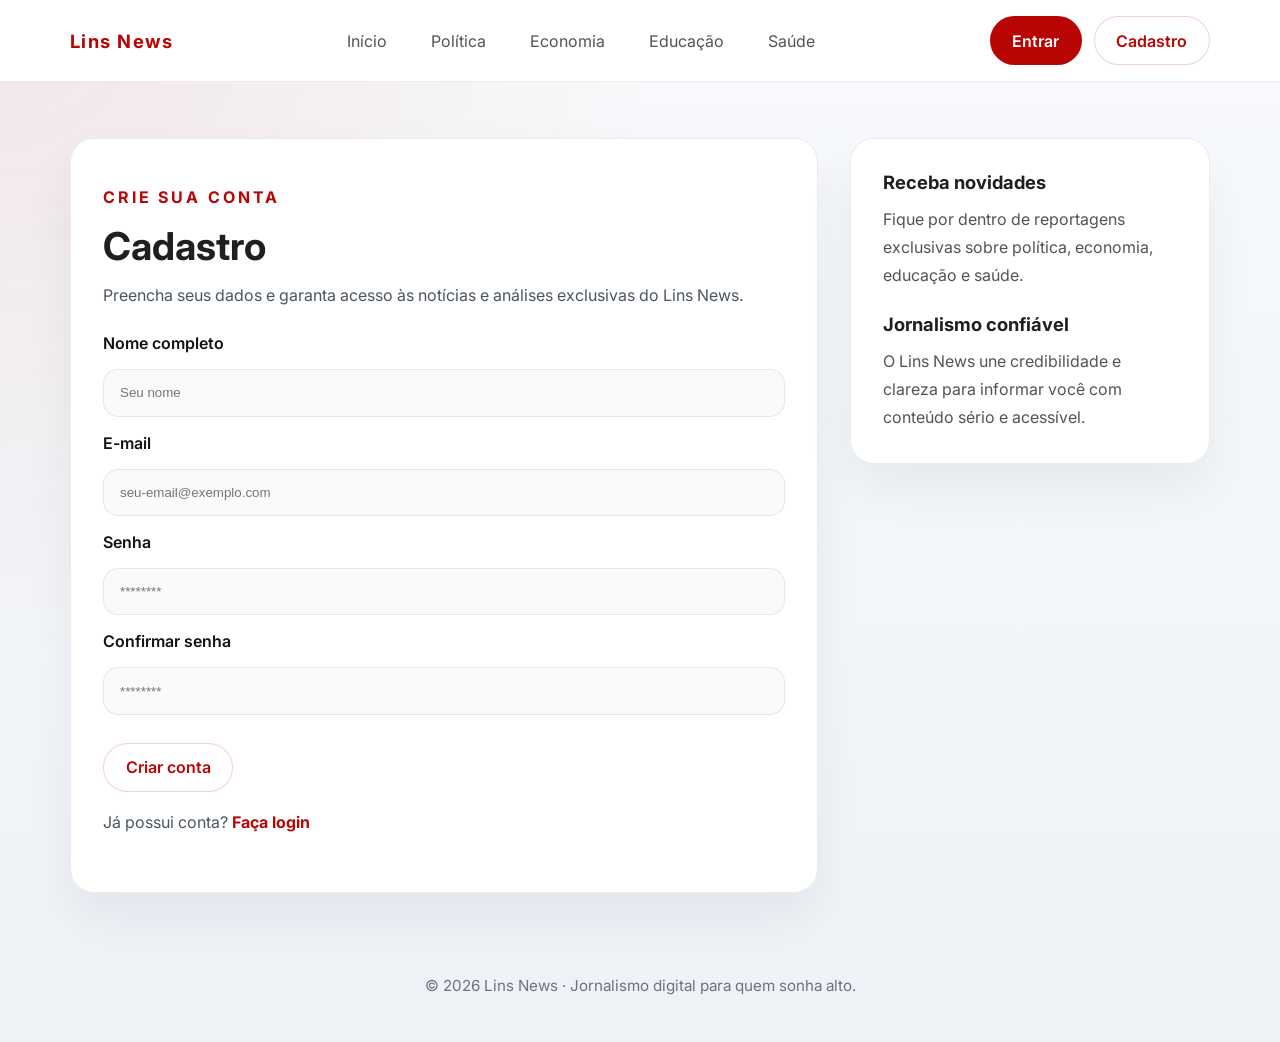
<file: cadastro.html>
<!doctype html>
<html lang="pt-BR">
  <head>
    <meta charset="UTF-8" />
    <meta name="viewport" content="width=device-width, initial-scale=1.0" />
    <title>Cadastro - Lins News</title>
    <link rel="stylesheet" href="styles.css" />
  </head>
  <body>
    <header class="site-header">
      <div class="header-inner">
        <a class="site-brand" href="index.html">Lins News</a>
        <button class="menu-toggle" aria-label="Abrir menu">☰</button>
        <nav class="main-nav">
          <ul class="nav-links">
            <li><a href="index.html">Início</a></li>
            <li><a href="politica.html">Política</a></li>
            <li><a href="economia.html">Economia</a></li>
            <li><a href="educacao.html">Educação</a></li>
            <li><a href="saude.html">Saúde</a></li>
          </ul>
        </nav>
        <div class="auth-buttons">
          <button class="btn btn-login"><a href="entrar.html">Entrar</a></button>
          <button class="btn btn-signup"><a href="cadastro.html">Cadastro</a></button>
        </div>
      </div>
    </header>

    <main class="page-content">
      <section class="form-page">
        <div class="form-card">
          <p class="eyebrow">Crie sua conta</p>
          <h1>Cadastro</h1>
          <p class="form-description">Preencha seus dados e garanta acesso às notícias e análises exclusivas do Lins News.</p>

          <form id="signup-form" class="auth-form">
            <label for="signup-name">Nome completo</label>
            <input id="signup-name" type="text" name="name" placeholder="Seu nome" required />

            <label for="signup-email">E-mail</label>
            <input id="signup-email" type="email" name="email" placeholder="seu-email@exemplo.com" required />

            <label for="signup-password">Senha</label>
            <input id="signup-password" type="password" name="password" placeholder="********" required minlength="6" />

            <label for="signup-password-confirm">Confirmar senha</label>
            <input id="signup-password-confirm" type="password" name="passwordConfirm" placeholder="********" required minlength="6" />

            <div class="form-actions">
              <button type="submit" class="btn btn-signup">Criar conta</button>
            </div>

            <p class="form-note">Já possui conta? <a href="entrar.html">Faça login</a></p>
          </form>
        </div>

        <aside class="form-aside">
          <div class="feature-block">
            <h2>Receba novidades</h2>
            <p>Fique por dentro de reportagens exclusivas sobre política, economia, educação e saúde.</p>
          </div>
          <div class="feature-block">
            <h2>Jornalismo confiável</h2>
            <p>O Lins News une credibilidade e clareza para informar você com conteúdo sério e acessível.</p>
          </div>
        </aside>
      </section>
    </main>

    <footer class="site-footer">
      <p>© 2026 Lins News · Jornalismo digital para quem sonha alto.</p>
    </footer>

    <script src="script.js" defer></script>
  </body>
</html>
</file>
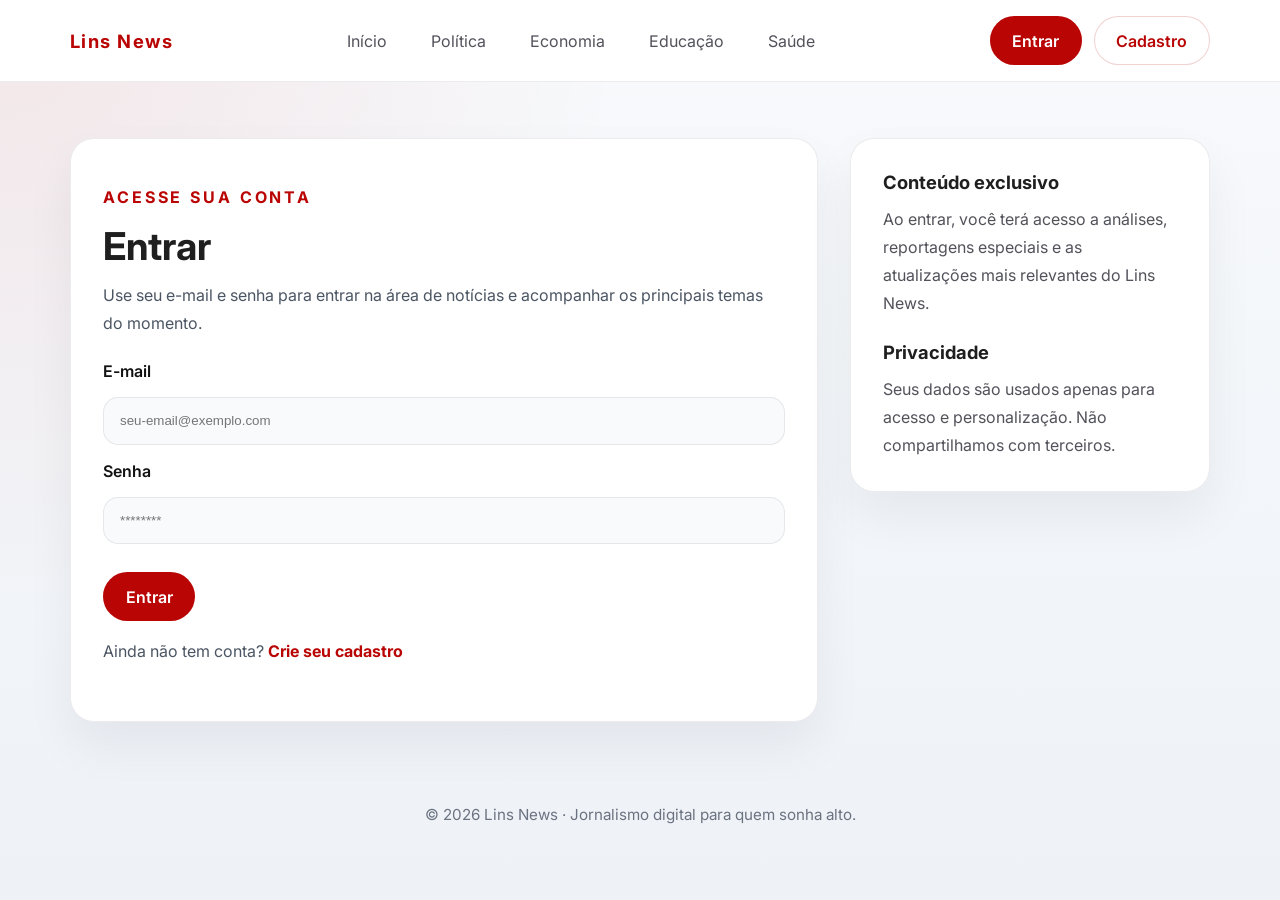
<file: entrar.html>
<!doctype html>
<html lang="pt-BR">
  <head>
    <meta charset="UTF-8" />
    <meta name="viewport" content="width=device-width, initial-scale=1.0" />
    <title>Entrar - Lins News</title>
    <link rel="stylesheet" href="styles.css" />
  </head>
  <body>
    <header class="site-header">
      <div class="header-inner">
        <a class="site-brand" href="index.html">Lins News</a>
        <button class="menu-toggle" aria-label="Abrir menu">☰</button>
        <nav class="main-nav">
          <ul class="nav-links">
            <li><a href="index.html">Início</a></li>
            <li><a href="politica.html">Política</a></li>
            <li><a href="economia.html">Economia</a></li>
            <li><a href="educacao.html">Educação</a></li>
            <li><a href="saude.html">Saúde</a></li>
          </ul>
        </nav>
        <div class="auth-buttons">
          <button class="btn btn-login"><a href="entrar.html">Entrar</a></button>
          <button class="btn btn-signup"><a href="cadastro.html">Cadastro</a></button>
        </div>
      </div>
    </header>

    <main class="page-content">
      <section class="form-page">
        <div class="form-card">
          <p class="eyebrow">Acesse sua conta</p>
          <h1>Entrar</h1>
          <p class="form-description">Use seu e-mail e senha para entrar na área de notícias e acompanhar os principais temas do momento.</p>

          <form id="login-form" class="auth-form">
            <label for="login-email">E-mail</label>
            <input id="login-email" type="email" name="email" placeholder="seu-email@exemplo.com" required />

            <label for="login-password">Senha</label>
            <input id="login-password" type="password" name="password" placeholder="********" required minlength="6" />

            <div class="form-actions">
              <button type="submit" class="btn btn-login">Entrar</button>
            </div>

            <p class="form-note">Ainda não tem conta? <a href="cadastro.html">Crie seu cadastro</a></p>
          </form>
        </div>

        <aside class="form-aside">
          <div class="feature-block">
            <h2>Conteúdo exclusivo</h2>
            <p>Ao entrar, você terá acesso a análises, reportagens especiais e as atualizações mais relevantes do Lins News.</p>
          </div>
          <div class="feature-block">
            <h2>Privacidade</h2>
            <p>Seus dados são usados apenas para acesso e personalização. Não compartilhamos com terceiros.</p>
          </div>
        </aside>
      </section>
    </main>

    <footer class="site-footer">
      <p>© 2026 Lins News · Jornalismo digital para quem sonha alto.</p>
    </footer>

    <script src="script.js" defer></script>
  </body>
</html>
</file>
<file: styles.css>
@import url('https://fonts.googleapis.com/css2?family=Inter:wght@400;500;600;700&display=swap');

:root {
  color-scheme: light;
  color: #1f1f1f;
  background: #f3f4f6;
  font-family: 'Inter', sans-serif;
  --brand: #b90504;
  --surface: #ffffff;
  --surface-strong: #f8fafc;
  --text: #121212;
  --muted: #52525b;
  --border: rgba(15, 23, 42, 0.08);
}

* {
  box-sizing: border-box;
}

body {
  margin: 0;
  min-height: 100vh;
  background: radial-gradient(circle at top left, rgba(185, 5, 4, 0.08), transparent 40%),
    linear-gradient(180deg, #f8fafc 0%, #eef2f7 100%);
}

img {
  max-width: 100%;
  display: block;
}

a {
  color: inherit;
  text-decoration: none;
}

button {
  font: inherit;
}

.site-header {
  position: sticky;
  top: 0;
  z-index: 20;
  background: rgba(255, 255, 255, 0.98);
  border-bottom: 1px solid var(--border);
  backdrop-filter: blur(12px);
}

.header-inner {
  width: min(1180px, 100%);
  margin: 0 auto;
  display: flex;
  align-items: center;
  justify-content: space-between;
  gap: 1rem;
  padding: 1rem 1.25rem;
  flex-wrap: wrap;
}

.site-brand {
  font-size: 1.15rem;
  font-weight: 700;
  letter-spacing: 0.08em;
  color: var(--brand);
}

.menu-toggle {
  display: none;
  width: 2.8rem;
  height: 2.8rem;
  border-radius: 0.85rem;
  border: 1px solid var(--border);
  background: var(--surface);
  color: var(--text);
  cursor: pointer;
}

.main-nav {
  display: flex;
  align-items: center;
  justify-content: center;
}

.nav-links {
  display: flex;
  gap: 0.75rem;
  list-style: none;
  margin: 0;
  padding: 0;
}

.nav-links a {
  display: inline-flex;
  align-items: center;
  padding: 0.85rem 1rem;
  border-radius: 0.75rem;
  color: var(--muted);
  transition: transform 0.2s ease, color 0.2s ease, background 0.2s ease;
}

.nav-links a:hover,
.nav-links a.active {
  color: var(--brand);
  background: rgba(185, 5, 4, 0.08);
  transform: translateY(-1px);
}

.auth-buttons {
  display: flex;
  gap: 0.75rem;
  flex-wrap: wrap;
}

.btn {
  border: 1px solid transparent;
  border-radius: 999px;
  padding: 0.85rem 1.35rem;
  font-weight: 600;
  cursor: pointer;
  transition: transform 0.2s ease, box-shadow 0.2s ease, background 0.2s ease;
}

.btn:hover {
  transform: translateY(-1px);
}

.btn-login {
  background: var(--brand);
  color: #ffffff;
  border-color: rgba(185, 5, 4, 0.25);
}

.btn-signup {
  background: var(--surface);
  color: var(--brand);
  border-color: rgba(185, 5, 4, 0.18);
}

.page-content {
  width: min(1180px, 100%);
  margin: 0 auto;
  padding: 1.5rem 1.25rem 3rem;
}

.hero {
  display: grid;
  grid-template-columns: 1.2fr 0.8fr;
  gap: 2rem;
  align-items: center;
  margin-top: 2rem;
}

.eyebrow {
  color: var(--brand);
  font-weight: 700;
  letter-spacing: 0.18em;
  text-transform: uppercase;
  margin-bottom: 1rem;
}

.hero h1 {
  font-size: clamp(2.8rem, 5vw, 4rem);
  margin: 0;
  line-height: 1.02;
}

.hero-copy {
  max-width: 40rem;
  line-height: 1.8;
  margin-top: 1.25rem;
  color: #3f3f46;
}

.hero-cta {
  display: inline-flex;
  align-items: center;
  gap: 0.5rem;
  margin-top: 1.75rem;
  padding: 1rem 1.7rem;
  border-radius: 999px;
  background: var(--brand);
  color: #fff;
  box-shadow: 0 18px 45px rgba(185, 5, 4, 0.16);
}

.hero-image {
  border-radius: 1.5rem;
  overflow: hidden;
  box-shadow: 0 24px 60px rgba(15, 23, 42, 0.08);
}

.hero-image img {
  width: 100%;
  height: 100%;
  min-height: 320px;
  object-fit: cover;
}

.cards-grid {
  display: grid;
  grid-template-columns: repeat(4, minmax(220px, 1fr));
  gap: 1.25rem;
  margin: 2rem 0 1.5rem;
}

.card {
  background: var(--surface);
  border-radius: 1.5rem;
  padding: 1.6rem;
  border: 1px solid var(--border);
  box-shadow: 0 24px 50px rgba(15, 23, 42, 0.06);
}

.card-label {
  display: inline-flex;
  margin-bottom: 0.85rem;
  color: var(--brand);
  font-weight: 700;
  text-transform: uppercase;
  letter-spacing: 0.12em;
  font-size: 0.78rem;
}

.card h2 {
  margin: 0;
  font-size: 1.25rem;
  line-height: 1.35;
}

.card p {
  color: #52525b;
  line-height: 1.75;
  margin: 1rem 0 0.5rem;
}

.card-link {
  display: inline-flex;
  align-items: center;
  gap: 0.4rem;
  font-weight: 700;
  color: var(--brand);
}

.text-block {
  background: var(--surface);
  border: 1px solid var(--border);
  border-radius: 1.5rem;
  padding: 2rem;
  box-shadow: 0 18px 40px rgba(15, 23, 42, 0.05);
}

.text-block h2 {
  margin-top: 0;
  font-size: 2rem;
}

.text-block p {
  color: #4b5563;
  line-height: 1.85;
  margin: 1rem 0 0;
}

.site-footer {
  width: 100%;
  padding: 1.25rem 0 2rem;
  text-align: center;
  color: #6b7280;
  font-size: 0.95rem;
}

@media (max-width: 980px) {
  .hero {
    grid-template-columns: 1fr;
  }

  .cards-grid {
    grid-template-columns: repeat(2, minmax(220px, 1fr));
  }
}

@media (max-width: 720px) {
  .header-inner {
    padding: 0.85rem 1rem;
  }

  .menu-toggle {
    display: inline-flex;
    align-items: center;
    justify-content: center;
  }

  .main-nav {
    width: 100%;
    display: none;
  }

  .main-nav.open {
    display: block;
  }

  .nav-links {
    flex-direction: column;
    background: var(--surface);
    border-top: 1px solid var(--border);
    margin: 0;
  }

  .nav-links a {
    padding: 1rem 1rem;
    border-bottom: 1px solid var(--border);
  }

  .auth-buttons {
    width: 100%;
    justify-content: stretch;
  }

  .btn {
    flex: 1;
  }

  .cards-grid {
    grid-template-columns: 1fr;
  }
}

.form-page {
  display: grid;
  grid-template-columns: minmax(280px, 1fr) 360px;
  gap: 2rem;
  align-items: start;
  margin-top: 2rem;
}

.form-card,
.form-aside {
  background: var(--surface);
  border: 1px solid var(--border);
  border-radius: 1.5rem;
  padding: 2rem;
  box-shadow: 0 24px 50px rgba(15, 23, 42, 0.06);
}

.form-card h1 {
  margin: 0.25rem 0 0.75rem;
  font-size: clamp(2rem, 3vw, 2.5rem);
}

.form-description,
.form-note {
  color: #4b5563;
  line-height: 1.75;
  margin: 0 0 1.5rem;
}

.auth-form {
  display: grid;
  gap: 1rem;
}

.auth-form label {
  font-weight: 600;
  color: var(--text);
}

.auth-form input {
  width: 100%;
  border: 1px solid var(--border);
  border-radius: 0.95rem;
  padding: 0.95rem 1rem;
  background: var(--surface-strong);
  color: var(--text);
}

.form-actions {
  display: flex;
  justify-content: flex-start;
  margin-top: 0.75rem;
}

.form-note a {
  color: var(--brand);
  font-weight: 700;
}

.feature-block + .feature-block {
  margin-top: 1.5rem;
}

.feature-block h2 {
  margin: 0 0 0.75rem;
  font-size: 1.15rem;
}

.feature-block p {
  margin: 0;
  color: #52525b;
  line-height: 1.75;
}

@media (max-width: 980px) {
  .form-page {
    grid-template-columns: 1fr;
  }
}
</file>
